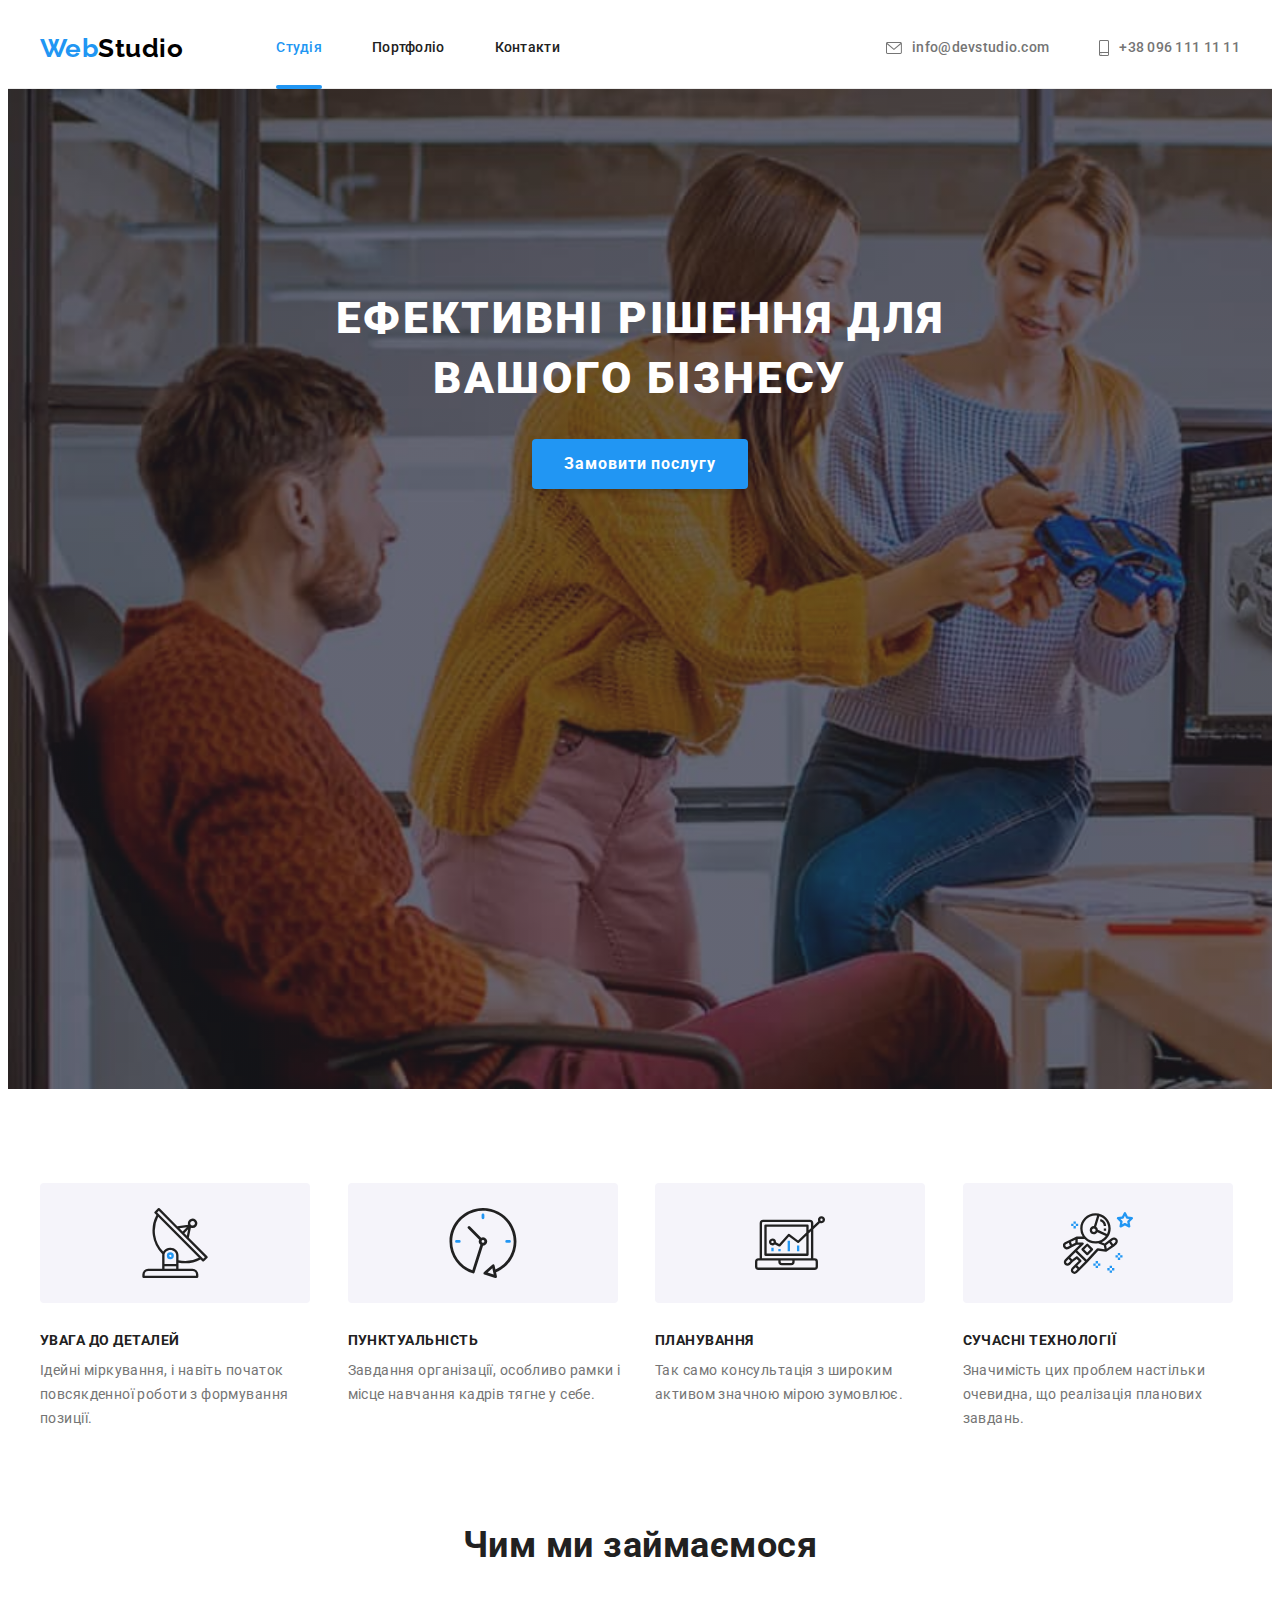
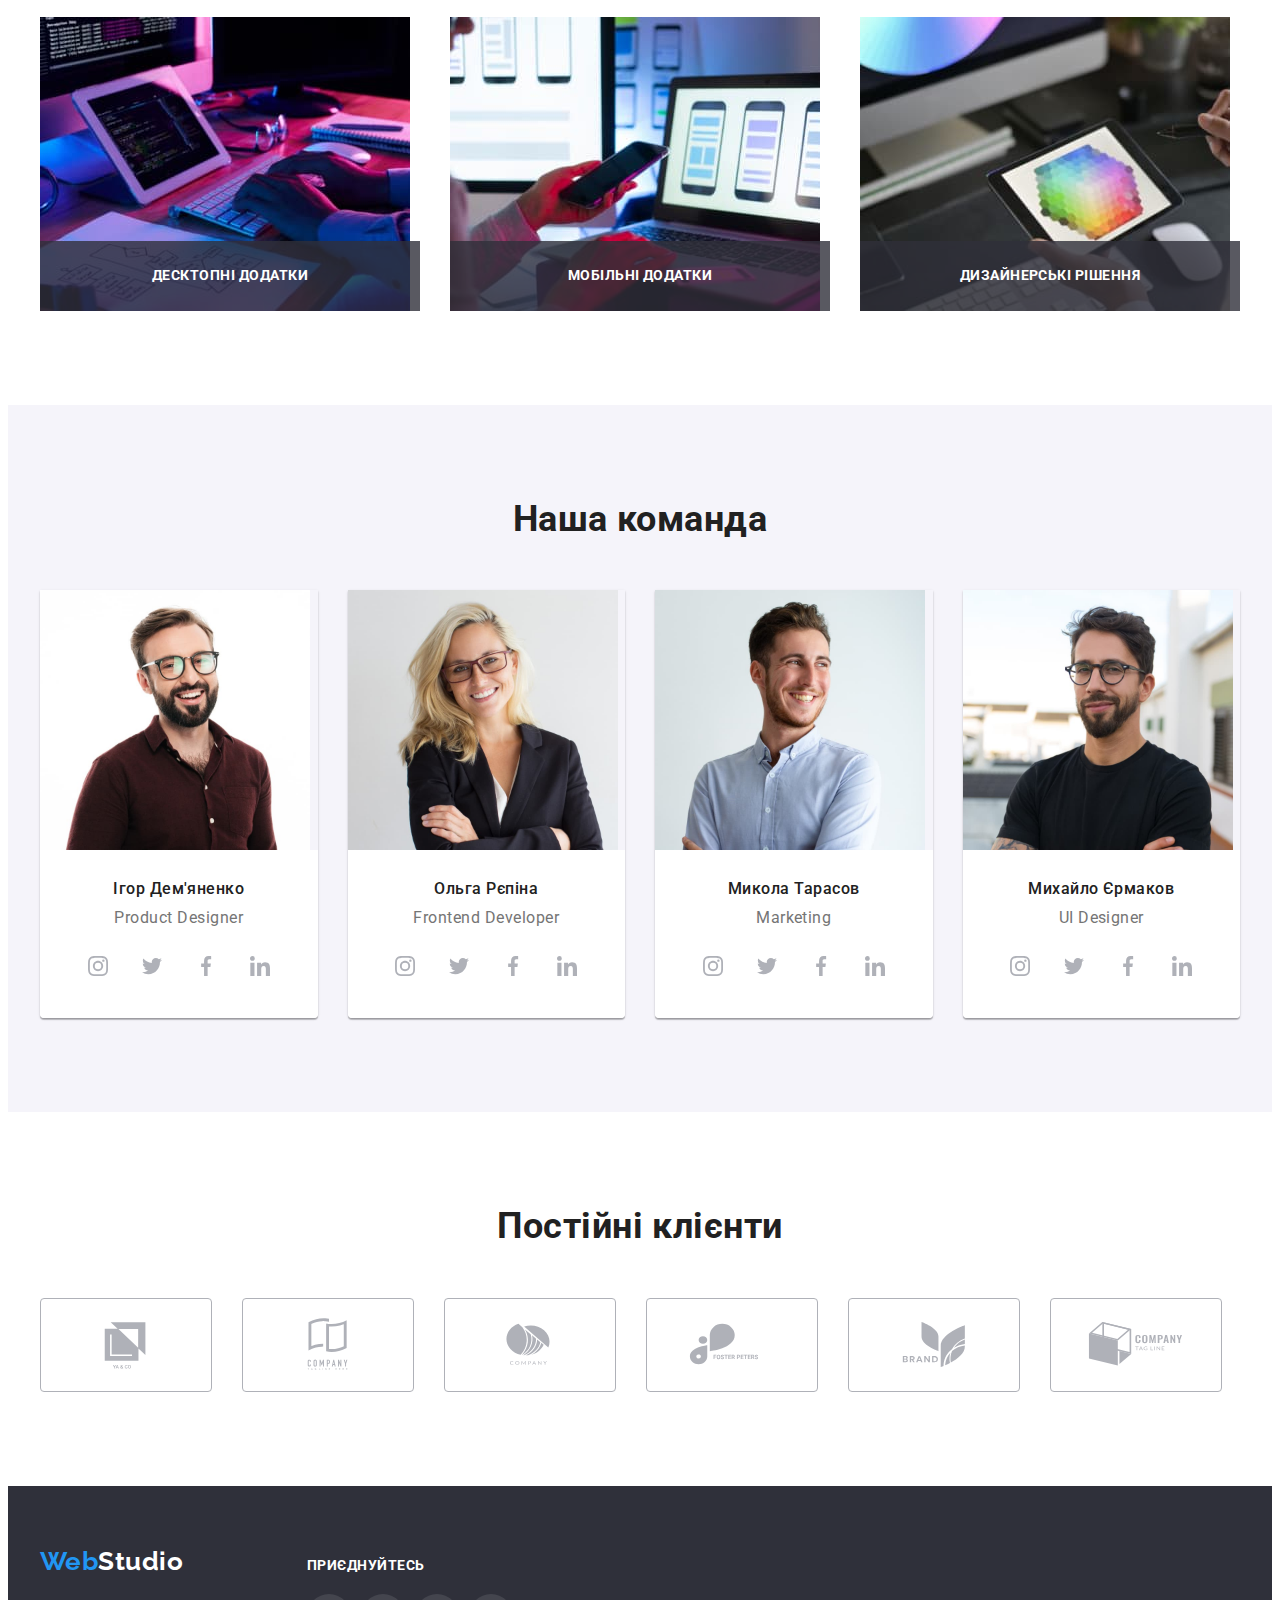
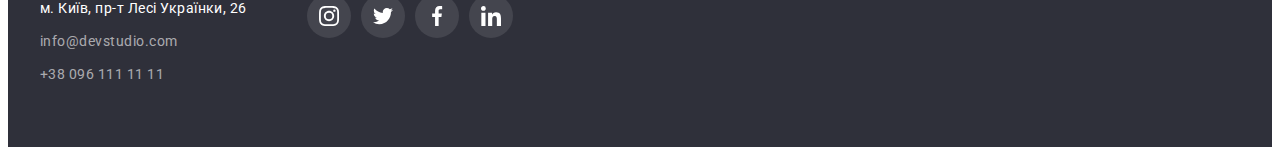
<file: index.html/index.html>
<!DOCTYPE html>
<html lang="uk">
  <head>
    <meta charset="UTF-8" />
    <meta http-equiv="X-UA-Compatible" content="IE=edge" />
    <meta name="viewport" content="width=device-width, initial-scale=1.0" />
    <title>Студія</title>
    <!--
      ШРИФТИ
    -->
    <link rel="preconnect" href="https://fonts.googleapis.com" />
    <link rel="preconnect" href="https://fonts.gstatic.com" crossorigin />
    <link
      href="https://fonts.googleapis.com/css2?family=Exo+2:wght@500&family=Montserrat:wght@400;700&family=Raleway:wght@700&family=Roboto:wght@400;500;700;900&display=swap"
      rel="stylesheet" />
    <!--
      НОРМАЛІЗАТОР
    -->
    <link
      rel="stylesheet"
      href="https://cdnjs.cloudflare.com/ajax/libs/modern-normalize/1.1.0/modern-normalize.min.css"
      integrity="sha512-wpPYUAdjBVSE4KJnH1VR1HeZfpl1ub8YT/NKx4PuQ5NmX2tKuGu6U/JRp5y+Y8XG2tV+wKQpNHVUX03MfMFn9Q=="
      crossorigin="anonymous"
      referrerpolicy="no-referrer" />
    <!--
      СТИЛІ
    -->
    <link rel="stylesheet" href="./css/styles.css" />
  </head>

  <body>
    <!-- HEADER з логотипом, навігацією та контактами -->
    <header class="header">
      <div class="header-container container">
        <nav class="header-nav">
          <a href="./index.html" class="logo link"
            ><span class="logo-web">Web</span>Studio</a
          >

          <ul class="site-nav list">
            <li>
              <a href="./index.html" class="site-nav-link link current"
                >Студія</a
              >
            </li>
            <li>
              <a href="./portfolio.html" class="site-nav-link link"
                >Портфоліо</a
              >
            </li>
            <li>
              <a href="" class="site-nav-link link">Контакти</a>
            </li>
          </ul>
        </nav>
        <ul class="header-contacts list">
          <li>
            <a
              href="mailto:info@devstudio.com"
              class="header-contacts-link link"
              ><svg class="contacts-link-icon" width="16" height="12">
                <use href="./images/icons.svg#envelope"></use>
              </svg>
              info@devstudio.com</a
            >
          </li>
          <li>
            <a href="tel:+380961111111" class="header-contacts-link link"
              ><svg class="contacts-link-icon" width="10" height="16">
                <use href="./images/icons.svg#smartphone"></use>
              </svg>
              +38 096 111 11 11</a
            >
          </li>
        </ul>
      </div>
    </header>

    <main>
      <!-- Герой -->
      <section class="hero section">
        <div class="hero-container container">
          <h1 class="hero-text">
            Ефективні рішення для <br />
            вашого бізнесу
          </h1>
          <button type="button" class="button primary" data-modal-open>
            Замовити послугу
          </button>
        </div>
      </section>

      <!--Corporate values-->
      <section class="section">
        <div class="container">
          <h2 class="section-header visually-hidden">Цінності</h2>
          <ul class="values-list list">
            <li class="values-item">
              <div class="values-icon-thumb">
                <svg class="values-icon" width="70" height="70">
                  <use href="./images/icons.svg#antenna"></use>
                </svg>
              </div>
              <h3 class="text-title values">УВАГА ДО ДЕТАЛЕЙ</h3>
              <p class="values-description">
                Ідейні міркування, і навіть початок повсякденної роботи з
                формування позиції.
              </p>
            </li>
            <li class="values-item">
              <div class="values-icon-thumb">
                <svg class="values-icon" width="70" height="70">
                  <use href="./images/icons.svg#clock"></use>
                </svg>
              </div>
              <h3 class="text-title values">ПУНКТУАЛЬНІСТЬ</h3>
              <p class="values-description">
                Завдання організації, особливо рамки і місце навчання кадрів
                тягне у себе.
              </p>
            </li>
            <li class="values-item">
              <div class="values-icon-thumb">
                <svg class="values-icon" width="70" height="70">
                  <use href="./images/icons.svg#diagram"></use>
                </svg>
              </div>
              <h3 class="text-title values">ПЛАНУВАННЯ</h3>
              <p class="values-description">
                Так само консультація з широким активом значною мірою зумовлює.
              </p>
            </li>
            <li class="values-item">
              <div class="values-icon-thumb">
                <svg class="values-icon" width="70" height="70">
                  <use href="./images/icons.svg#astronaut"></use>
                </svg>
              </div>
              <h3 class="text-title values">СУЧАСНІ ТЕХНОЛОГІЇ</h3>
              <p class="values-description">
                Значимість цих проблем настільки очевидна, що реалізація
                планових завдань.
              </p>
            </li>
          </ul>
        </div>
      </section>

      <!--What do we do?-->
      <section class="activity-section section">
        <div class="container">
          <h2 class="text-title activity">Чим ми займаємося</h2>

          <ul class="activity-list card-set list">
            <li class="card-set-item">
              <div class="activity-thumb">
                <img
                  src="./images/computer.jpg"
                  alt="руки набирають текст на клавіатурі"
                  width="370" />
                <div class="activity-text-box">
                  <p class="activity-text">Десктопні додатки</p>
                </div>
              </div>
            </li>
            <li class="card-set-item">
              <div class="activity-thumb">
                <img
                  src="./images/smartphone.jpg"
                  alt="жінка тримає в руках смартфон під час роботи за комп'ютером"
                  width="370" />
                <div class="activity-text-box">
                  <p class="activity-text">Мобільні додатки</p>
                </div>
              </div>
            </li>
            <li class="card-set-item">
              <div class="activity-thumb">
                <img
                  src="./images/tablet.jpg"
                  alt="планшет у руках"
                  width="370" />
                <div class="activity-text-box">
                  <p class="activity-text">Дизайнерські рішення</p>
                </div>
              </div>
            </li>
          </ul>
        </div>
      </section>

      <!--Our team-->
      <section class="team-section section">
        <div class="container">
          <h2 class="text-title team">Наша команда</h2>

          <ul class="team-list card-set list">
            <li class="card-set-item team-card">
              <img
                src="./images/product-designer-photo.jpg"
                alt="Ігор Дем'яненко Product Designer"
                width="270" />
              <div class="team-wrapper">
                <h3 class="text-title team-member">Ігор Дем'яненко</h3>
                <p class="position-description" lang="en">Product Designer</p>
                <ul class="socials list">
                  <li class="socials-item">
                    <a
                      href="https://www.instagram.com/"
                      class="socials-link link"
                      target="_blank"
                      rel="noopener noreferrer"
                      aria-label="Instagram icon"
                      ><svg class="socials-icon" width="20" height="20">
                        <use href="./images/icons.svg#instagram"></use>
                      </svg>
                    </a>
                  </li>
                  <li class="socials-item">
                    <a
                      href="https://twitter.com/"
                      class="socials-link link"
                      target="_blank"
                      rel="noopener noreferrer"
                      aria-label="Twitter icon"
                      ><svg class="socials-icon" width="20" height="20">
                        <use href="./images/icons.svg#twitter"></use>
                      </svg>
                    </a>
                  </li>
                  <li class="socials-item">
                    <a
                      href="https://www.facebook.com/"
                      class="socials-link link"
                      target="_blank"
                      rel="noopener noreferrer"
                      aria-label="Facebook icon"
                      ><svg class="socials-icon" width="20" height="20">
                        <use href="./images/icons.svg#facebook"></use>
                      </svg>
                    </a>
                  </li>
                  <li class="socials-item">
                    <a
                      href="https://www.linkedin.com/"
                      class="socials-link link"
                      target="_blank"
                      rel="noopener noreferrer"
                      aria-label="LinkedIn icon"
                      ><svg class="socials-icon" width="20" height="20">
                        <use href="./images/icons.svg#linkedin"></use>
                      </svg>
                    </a>
                  </li>
                </ul>
              </div>
            </li>
            <li class="card-set-item team-card">
              <img
                src="./images/frontenddev-photo.jpg"
                alt="Ольга Рєпіна Frontend Developer"
                width="270" />
              <div class="team-wrapper">
                <h3 class="text-title team-member">Ольга Рєпіна</h3>
                <p class="position-description" lang="en">Frontend Developer</p>
                <ul class="socials list">
                  <li class="socials-item">
                    <a
                      href="https://www.instagram.com/"
                      class="socials-link link"
                      target="_blank"
                      rel="noopener noreferrer"
                      aria-label="Instagram icon"
                      ><svg class="socials-icon" width="20" height="20">
                        <use href="./images/icons.svg#instagram"></use>
                      </svg>
                    </a>
                  </li>
                  <li class="socials-item">
                    <a
                      href="https://twitter.com/"
                      class="socials-link link"
                      target="_blank"
                      rel="noopener noreferrer"
                      aria-label="Twitter icon"
                      ><svg class="socials-icon" width="20" height="20">
                        <use href="./images/icons.svg#twitter"></use>
                      </svg>
                    </a>
                  </li>
                  <li class="socials-item">
                    <a
                      href="https://www.facebook.com/"
                      class="socials-link link"
                      target="_blank"
                      rel="noopener noreferrer"
                      aria-label="Facebook icon"
                      ><svg class="socials-icon" width="20" height="20">
                        <use href="./images/icons.svg#facebook"></use>
                      </svg>
                    </a>
                  </li>
                  <li class="socials-item">
                    <a
                      href="https://www.linkedin.com/"
                      class="socials-link link"
                      target="_blank"
                      rel="noopener noreferrer"
                      aria-label="LinkedIn icon"
                      ><svg class="socials-icon" width="20" height="20">
                        <use href="./images/icons.svg#linkedin"></use>
                      </svg>
                    </a>
                  </li>
                </ul>
              </div>
            </li>
            <li class="card-set-item team-card">
              <img
                src="./images/marketing-photo.jpg"
                alt="Микола Тарасов Marketing"
                width="270" />
              <div class="team-wrapper">
                <h3 class="text-title team-member">Микола Тарасов</h3>
                <p class="position-description" lang="en">Marketing</p>
                <ul class="socials list">
                  <li class="socials-item">
                    <a
                      href="https://www.instagram.com/"
                      class="socials-link link"
                      target="_blank"
                      rel="noopener noreferrer"
                      aria-label="Instagram icon"
                      ><svg class="socials-icon" width="20" height="20">
                        <use href="./images/icons.svg#instagram"></use>
                      </svg>
                    </a>
                  </li>
                  <li class="socials-item">
                    <a
                      href="https://twitter.com/"
                      class="socials-link link"
                      target="_blank"
                      rel="noopener noreferrer"
                      aria-label="Twitter icon"
                      ><svg class="socials-icon" width="20" height="20">
                        <use href="./images/icons.svg#twitter"></use>
                      </svg>
                    </a>
                  </li>
                  <li class="socials-item">
                    <a
                      href="https://www.facebook.com/"
                      class="socials-link link"
                      target="_blank"
                      rel="noopener noreferrer"
                      aria-label="Facebook icon"
                      ><svg class="socials-icon" width="20" height="20">
                        <use href="./images/icons.svg#facebook"></use>
                      </svg>
                    </a>
                  </li>
                  <li class="socials-item">
                    <a
                      href="https://www.linkedin.com/"
                      class="socials-link link"
                      target="_blank"
                      rel="noopener noreferrer"
                      aria-label="LinkedIn icon"
                      ><svg class="socials-icon" width="20" height="20">
                        <use href="./images/icons.svg#linkedin"></use>
                      </svg>
                    </a>
                  </li>
                </ul>
              </div>
            </li>
            <li class="card-set-item team-card">
              <img
                src="./images/uidesigner-photo.jpg"
                alt="Михайло Єрмаков UI Designer"
                width="270" />
              <div class="team-wrapper">
                <h3 class="text-title team-member">Михайло Єрмаков</h3>
                <p class="position-description" lang="en">UI Designer</p>
                <ul class="socials list">
                  <li class="socials-item">
                    <a
                      href="https://www.instagram.com/"
                      class="socials-link link"
                      target="_blank"
                      rel="noopener noreferrer"
                      aria-label="Instagram icon"
                      ><svg class="socials-icon" width="20" height="20">
                        <use href="./images/icons.svg#instagram"></use>
                      </svg>
                    </a>
                  </li>
                  <li class="socials-item">
                    <a
                      href="https://twitter.com/"
                      class="socials-link link"
                      target="_blank"
                      rel="noopener noreferrer"
                      aria-label="Twitter icon"
                      ><svg class="socials-icon" width="20" height="20">
                        <use href="./images/icons.svg#twitter"></use>
                      </svg>
                    </a>
                  </li>
                  <li class="socials-item">
                    <a
                      href="https://www.facebook.com/"
                      class="socials-link link"
                      target="_blank"
                      rel="noopener noreferrer"
                      aria-label="Facebook icon"
                      ><svg class="socials-icon" width="20" height="20">
                        <use href="./images/icons.svg#facebook"></use>
                      </svg>
                    </a>
                  </li>
                  <li class="socials-item">
                    <a
                      href="https://www.linkedin.com/"
                      class="socials-link link"
                      target="_blank"
                      rel="noopener noreferrer"
                      aria-label="LinkedIn icon"
                      ><svg class="socials-icon" width="20" height="20">
                        <use href="./images/icons.svg#linkedin"></use>
                      </svg>
                    </a>
                  </li>
                </ul>
              </div>
            </li>
          </ul>
        </div>
      </section>

      <!--Our clients-->
      <section class="clients-section section">
        <div class="container">
          <h2 class="text-title clients">Постійні клієнти</h2>

          <ul class="clients-list list">
            <li class="clients-list-item">
              <a
                href=""
                class="clients-link link"
                target="_blank"
                rel="noopener noreferrer"
                aria-label="Client`s icon 1"
                ><svg class="clients-icon" width="106" height="60">
                  <use href="./images/icons.svg#logo1"></use>
                </svg>
              </a>
            </li>
            <li class="clients-list-item">
              <a
                href=""
                class="clients-link link"
                target="_blank"
                rel="noopener noreferrer"
                aria-label="Client`s icon 2"
                ><svg class="clients-icon" width="106" height="60">
                  <use href="./images/icons.svg#logo2"></use>
                </svg>
              </a>
            </li>
            <li class="clients-list-item">
              <a
                href=""
                class="clients-link link"
                target="_blank"
                rel="noopener noreferrer"
                aria-label="Client`s icon 3"
                ><svg class="clients-icon" width="106" height="60">
                  <use href="./images/icons.svg#logo3"></use>
                </svg>
              </a>
            </li>
            <li class="clients-list-item">
              <a
                href=""
                class="clients-link link"
                target="_blank"
                rel="noopener noreferrer"
                aria-label="Client`s icon 4"
                ><svg class="clients-icon" width="106" height="60">
                  <use href="./images/icons.svg#logo4"></use>
                </svg>
              </a>
            </li>
            <li class="clients-list-item">
              <a
                href=""
                class="clients-link link"
                target="_blank"
                rel="noopener noreferrer"
                aria-label="Client`s icon 5"
                ><svg class="clients-icon" width="106" height="60">
                  <use href="./images/icons.svg#logo5"></use>
                </svg>
              </a>
            </li>
            <li class="clients-list-item">
              <a
                href=""
                class="clients-link link"
                target="_blank"
                rel="noopener noreferrer"
                aria-label="Client`s icon 6"
                ><svg class="clients-icon" width="106" height="60">
                  <use href="./images/icons.svg#logo6"></use>
                </svg>
              </a>
            </li>
          </ul>
        </div>
      </section>
    </main>

    <footer class="footer">
      <div class="footer-container container">
        <div class="address-container">
          <a href="./index.html" class="footer-logo link"
            ><span class="footer-logo-web">Web</span>Studio</a
          >
          <address class="address">
            <a
              href="https://goo.gl/maps/S5SDA6FESSRb1srA7"
              class="post-address link"
              target="_blank"
              rel="noopener noreferrer"
              >м. Київ, пр-т Лесі Українки, 26</a
            >
            <ul class="footer-contacts list">
              <li class="footer-contacts-item">
                <a
                  href="mailto:info@devstudio.com"
                  class="footer-contacts-link link"
                  >info@devstudio.com</a
                >
              </li>
              <li class="footer-contacts-item">
                <a href="tel:+380961111111" class="footer-contacts-link link"
                  >+38 096 111 11 11</a
                >
              </li>
            </ul>
          </address>
        </div>
        <div class="footer-socials-container">
          <p class="ftr-socials-title">ПРИЄДНУЙТЕСЬ</p>
          <ul class="socials list">
            <li class="socials-item">
              <a
                href="https://www.instagram.com/"
                class="ftr-socials-link link"
                target="_blank"
                rel="noopener noreferrer"
                aria-label="Instagram icon"
                ><svg class="ftr-socials-icon" width="20" height="20">
                  <use href="./images/icons.svg#instagram"></use>
                </svg>
              </a>
            </li>
            <li class="socials-item">
              <a
                href="https://twitter.com/"
                class="ftr-socials-link link"
                target="_blank"
                rel="noopener noreferrer"
                aria-label="Twitter icon"
                ><svg class="ftr-socials-icon" width="20" height="20">
                  <use href="./images/icons.svg#twitter"></use>
                </svg>
              </a>
            </li>
            <li class="socials-item">
              <a
                href="https://www.facebook.com/"
                class="ftr-socials-link link"
                target="_blank"
                rel="noopener noreferrer"
                aria-label="Facebook icon"
                ><svg class="ftr-socials-icon" width="20" height="20">
                  <use href="./images/icons.svg#facebook"></use>
                </svg>
              </a>
            </li>
            <li class="socials-item">
              <a
                href="https://www.linkedin.com/"
                class="ftr-socials-link link"
                target="_blank"
                rel="noopener noreferrer"
                aria-label="LinkedIn icon"
                ><svg class="ftr-socials-icon" width="20" height="20">
                  <use href="./images/icons.svg#linkedin"></use>
                </svg>
              </a>
            </li>
          </ul>
        </div>
      </div>
    </footer>

    <!--Modal-->
    <div class="backdrop is-hidden" data-modal>
      <div class="modal">
        <button class="modal-btn" data-modal-close>
          <svg class="modal-icon" width="11" height="11">
            <use href="./images/icons.svg#close-icon"></use>
          </svg>
        </button>
      </div>
    </div>

    <script src="./js/modal.js"></script>
  </body>
</html>
</file>
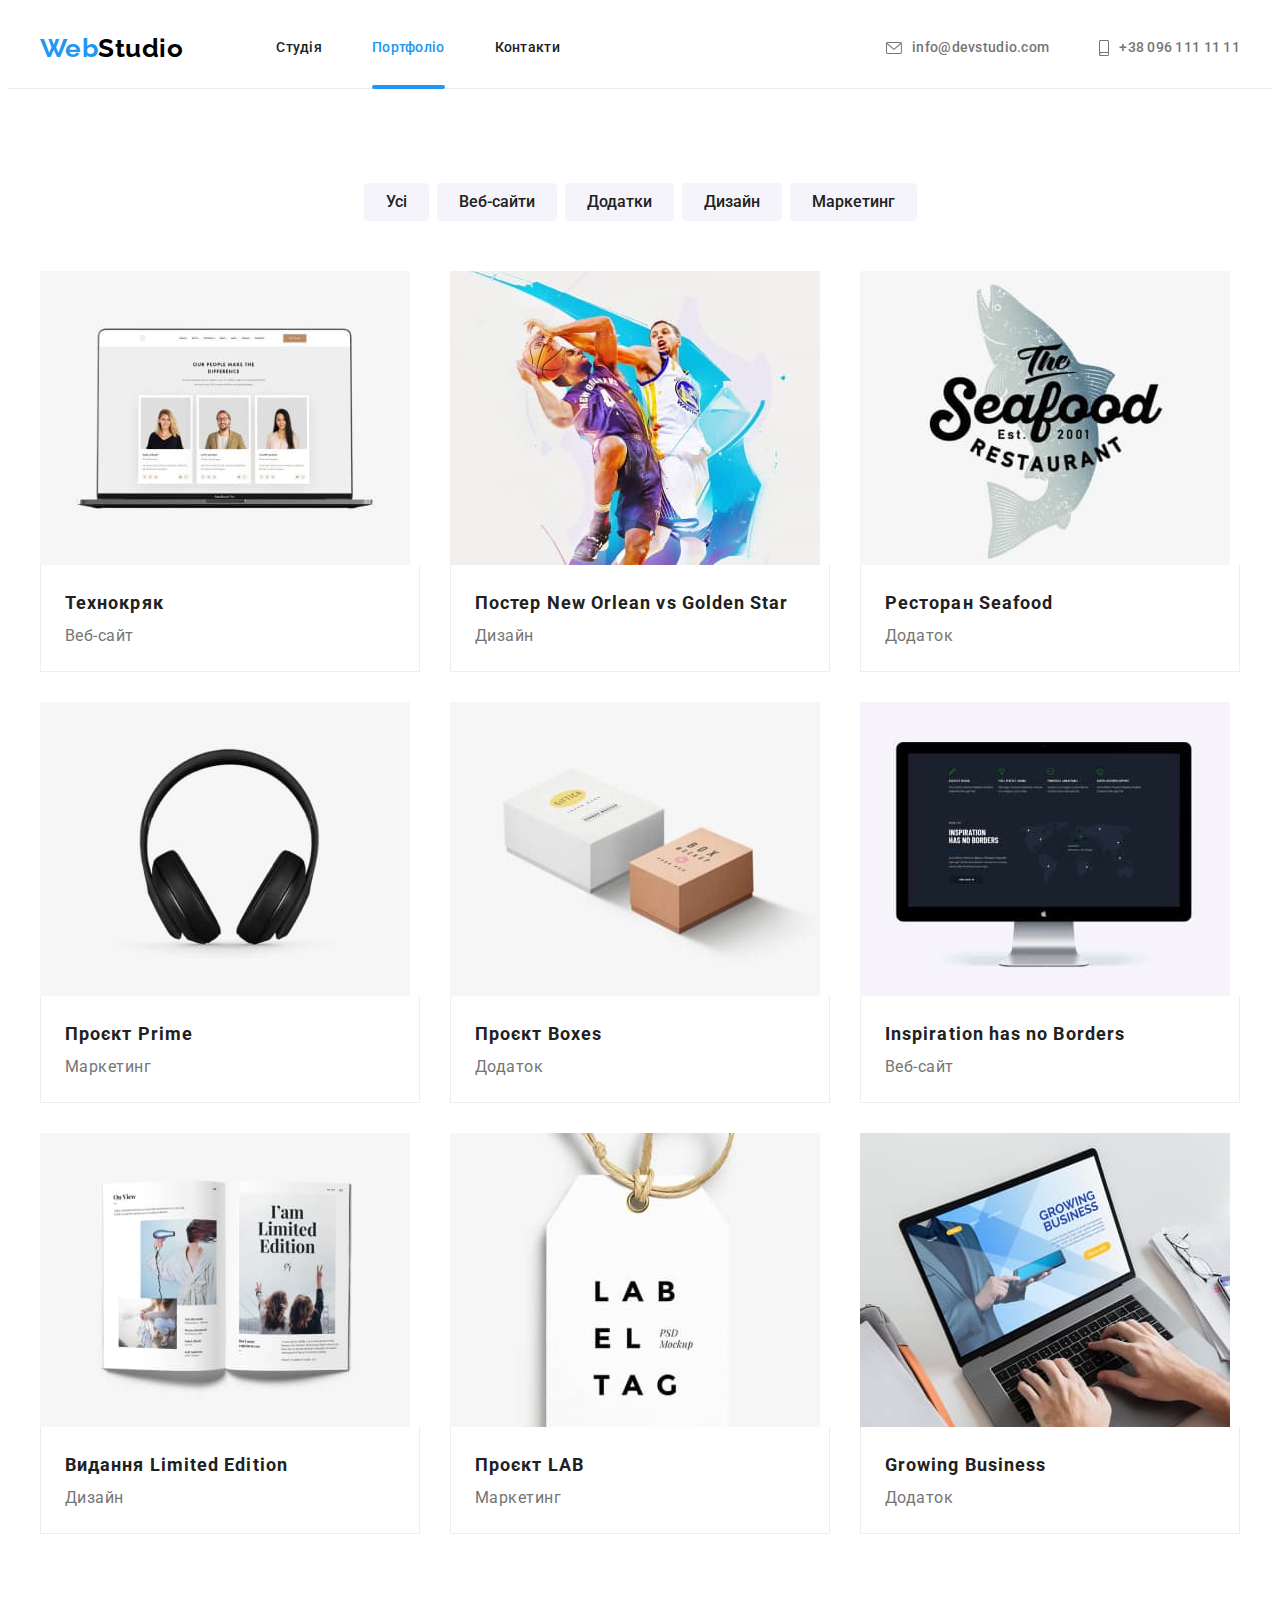
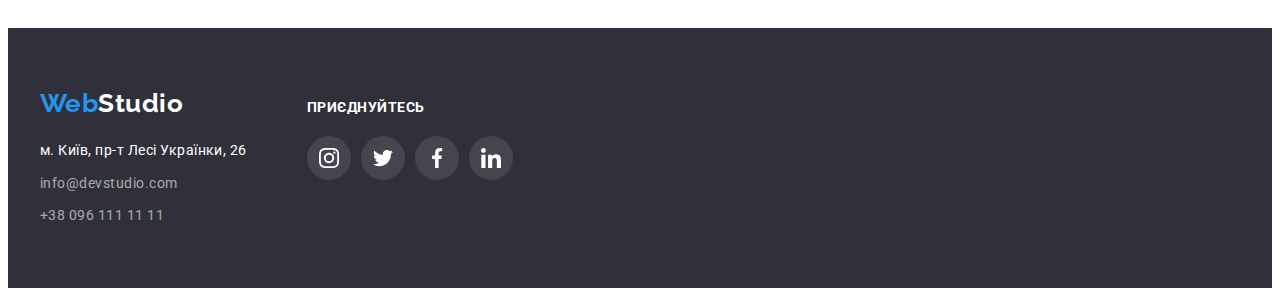
<file: index.html/portfolio.html>
<!DOCTYPE html>
<html lang="uk">
  <head>
    <meta charset="UTF-8" />
    <meta http-equiv="X-UA-Compatible" content="IE=edge" />
    <meta name="viewport" content="width=device-width, initial-scale=1.0" />
    <title>Портфоліо</title>
    <!--
      ШРИФТИ
    -->
    <link rel="preconnect" href="https://fonts.googleapis.com" />
    <link rel="preconnect" href="https://fonts.gstatic.com" crossorigin />
    <link
      href="https://fonts.googleapis.com/css2?family=Exo+2:wght@500&family=Montserrat:wght@400;700&family=Raleway:wght@700&family=Roboto:wght@400;500;700;900&display=swap"
      rel="stylesheet" />
    <!--
      НОРМАЛІЗАТОР
    -->
    <link
      rel="stylesheet"
      href="https://cdnjs.cloudflare.com/ajax/libs/modern-normalize/1.1.0/modern-normalize.min.css"
      integrity="sha512-wpPYUAdjBVSE4KJnH1VR1HeZfpl1ub8YT/NKx4PuQ5NmX2tKuGu6U/JRp5y+Y8XG2tV+wKQpNHVUX03MfMFn9Q=="
      crossorigin="anonymous"
      referrerpolicy="no-referrer" />
    <!--
      СТИЛІ
    -->
    <link rel="stylesheet" href="./css/styles.css" />
  </head>

  <body>
    <!-- HEADER з логотипом, навігацією та контактами -->
    <header class="header">
      <div class="header-container container">
        <nav class="header-nav">
          <a href="./index.html" class="logo link"
            ><span class="logo-web">Web</span>Studio</a
          >

          <ul class="site-nav list">
            <li>
              <a href="./index.html" class="site-nav-link link">Студія</a>
            </li>
            <li>
              <a href="./portfolio.html" class="site-nav-link link current"
                >Портфоліо</a
              >
            </li>
            <li>
              <a href="" class="site-nav-link link">Контакти</a>
            </li>
          </ul>
        </nav>
        <ul class="header-contacts list">
          <li>
            <a
              href="mailto:info@devstudio.com"
              class="header-contacts-link link"
              ><svg class="contacts-link-icon" width="16" height="12">
                <use href="./images/icons.svg#envelope"></use>
              </svg>
              info@devstudio.com</a
            >
          </li>
          <li>
            <a href="tel:+380961111111" class="header-contacts-link link"
              ><svg class="contacts-link-icon" width="10" height="16">
                <use href="./images/icons.svg#smartphone"></use>
              </svg>
              +38 096 111 11 11</a
            >
          </li>
        </ul>
      </div>
    </header>

    <main>
      <section class="section">
        <div class="container">
          <h1 class="section-header visually-hidden">Проекти</h1>

          <!-- FILTERS -->

          <ul class="filters list">
            <li class="filters-item">
              <button type="button" class="filters-btn">Усі</button>
            </li>
            <li class="filters-item">
              <button type="button" class="filters-btn">Веб-сайти</button>
            </li>
            <li class="filters-item">
              <button type="button" class="filters-btn">Додатки</button>
            </li>
            <li class="filters-item">
              <button type="button" class="filters-btn">Дизайн</button>
            </li>
            <li class="filters-item">
              <button type="button" class="filters-btn">Маркетинг</button>
            </li>
          </ul>

          <!-- PROJECTS -->
          <ul class="projects list card-set">
            <li class="card-set-item projects-item">
              <a href="" class="link" rel="noopener noreferrer">
                <div class="projects-thumb">
                  <img
                    src="./images/tech-website.jpg"
                    alt="ноутбук з відкритою веб-сторінкою"
                    width="370" />
                  <div class="overlay">
                    <p class="overlay-text">
                      Ресурс пропонує комплексні пропозиції з різним рівнем
                      функціоналу та сервісів. Все це дозволить відвідувачу
                      отримати вичерпні відомості про компанію чи приватну
                      особу.
                    </p>
                  </div>
                </div>
                <div class="project-wrapper">
                  <h2 class="projects-title">Технокряк</h2>
                  <p class="projects-description">Веб-сайт</p>
                </div>
              </a>
            </li>
            <li class="card-set-item projects-item">
              <a href="" class="link" rel="noopener noreferrer">
                <div class="projects-thumb">
                  <img
                    src="./images/poster.jpg"
                    alt="баскетболісти"
                    width="370" />
                  <div class="overlay">
                    <p class="overlay-text">
                      Ресурс пропонує комплексні пропозиції з різним рівнем
                      функціоналу та сервісів. Все це дозволить відвідувачу
                      отримати вичерпні відомості про компанію чи приватну
                      особу.
                    </p>
                  </div>
                </div>
                <div class="project-wrapper">
                  <h2 class="projects-title">
                    Постер <span lang="en">New Orlean vs Golden Star</span>
                  </h2>
                  <p class="projects-description">Дизайн</p>
                </div>
              </a>
            </li>
            <li class="card-set-item projects-item">
              <a href="" class="link" rel="noopener noreferrer">
                <div class="projects-thumb">
                  <img
                    src="./images/seafood.jpg"
                    alt="логотип ресторану"
                    width="370" />
                  <div class="overlay">
                    <p class="overlay-text">
                      Ресурс пропонує комплексні пропозиції з різним рівнем
                      функціоналу та сервісів. Все це дозволить відвідувачу
                      отримати вичерпні відомості про компанію чи приватну
                      особу.
                    </p>
                  </div>
                </div>
                <div class="project-wrapper">
                  <h2 class="projects-title">
                    Ресторан <span lang="en">Seafood</span>
                  </h2>
                  <p class="projects-description">Додаток</p>
                </div>
              </a>
            </li>
            <li class="card-set-item projects-item">
              <a href="" class="link" rel="noopener noreferrer">
                <div class="projects-thumb">
                  <img src="./images/prime.jpg" alt="навушники" width="370" />
                  <div class="overlay">
                    <p class="overlay-text">
                      Ресурс пропонує комплексні пропозиції з різним рівнем
                      функціоналу та сервісів. Все це дозволить відвідувачу
                      отримати вичерпні відомості про компанію чи приватну
                      особу.
                    </p>
                  </div>
                </div>
                <div class="project-wrapper">
                  <h2 class="projects-title">
                    Проєкт <span lang="en">Prime</span>
                  </h2>
                  <p class="projects-description">Маркетинг</p>
                </div>
              </a>
            </li>
            <li class="card-set-item projects-item">
              <a href="" class="link" rel="noopener noreferrer">
                <div class="projects-thumb">
                  <img src="./images/boxes.jpg" alt="коробки" width="370" />
                  <div class="overlay">
                    <p class="overlay-text">
                      Ресурс пропонує комплексні пропозиції з різним рівнем
                      функціоналу та сервісів. Все це дозволить відвідувачу
                      отримати вичерпні відомості про компанію чи приватну
                      особу.
                    </p>
                  </div>
                </div>
                <div class="project-wrapper">
                  <h2 class="projects-title">
                    Проєкт <span lang="en">Boxes</span>
                  </h2>
                  <p class="projects-description">Додаток</p>
                </div>
              </a>
            </li>
            <li class="card-set-item projects-item">
              <a href="" class="link" rel="noopener noreferrer">
                <div class="projects-thumb">
                  <img
                    src="./images/inspiration.jpg"
                    alt="веб-сторінка відкрита на моніторі"
                    width="370" />
                  <div class="overlay">
                    <p class="overlay-text">
                      Ресурс пропонує комплексні пропозиції з різним рівнем
                      функціоналу та сервісів. Все це дозволить відвідувачу
                      отримати вичерпні відомості про компанію чи приватну
                      особу.
                    </p>
                  </div>
                </div>
                <div class="project-wrapper">
                  <h2 class="projects-title" lang="en">
                    Inspiration has no Borders
                  </h2>
                  <p class="projects-description">Веб-сайт</p>
                </div>
              </a>
            </li>
            <li class="card-set-item projects-item">
              <a href="" class="link" rel="noopener noreferrer">
                <div class="projects-thumb">
                  <img
                    src="./images/ltd-edition.jpg"
                    alt="глянцевий журнал"
                    width="370" />
                  <div class="overlay">
                    <p class="overlay-text">
                      Ресурс пропонує комплексні пропозиції з різним рівнем
                      функціоналу та сервісів. Все це дозволить відвідувачу
                      отримати вичерпні відомості про компанію чи приватну
                      особу.
                    </p>
                  </div>
                </div>
                <div class="project-wrapper">
                  <h2 class="projects-title">
                    Видання <span lang="en">Limited Edition</span>
                  </h2>
                  <p class="projects-description">Дизайн</p>
                </div>
              </a>
            </li>
            <li class="card-set-item projects-item">
              <a href="" class="link" rel="noopener noreferrer">
                <div class="projects-thumb">
                  <img
                    src="./images/lab.jpg"
                    alt="бірка з брендом"
                    width="370" />
                  <div class="overlay">
                    <p class="overlay-text">
                      Ресурс пропонує комплексні пропозиції з різним рівнем
                      функціоналу та сервісів. Все це дозволить відвідувачу
                      отримати вичерпні відомості про компанію чи приватну
                      особу.
                    </p>
                  </div>
                </div>
                <div class="project-wrapper">
                  <h2 class="projects-title">
                    Проєкт <span lang="en">LAB</span>
                  </h2>
                  <p class="projects-description">Маркетинг</p>
                </div>
              </a>
            </li>
            <li class="card-set-item projects-item">
              <a href="" class="link" rel="noopener noreferrer">
                <div class="projects-thumb">
                  <img
                    src="./images/grow-business.jpg"
                    alt="руки працюють на ноутбуці"
                    width="370" />
                  <div class="overlay">
                    <p class="overlay-text">
                      Ресурс пропонує комплексні пропозиції з різним рівнем
                      функціоналу та сервісів. Все це дозволить відвідувачу
                      отримати вичерпні відомості про компанію чи приватну
                      особу.
                    </p>
                  </div>
                </div>
                <div class="project-wrapper">
                  <h2 class="projects-title" lang="en">Growing Business</h2>
                  <p class="projects-description">Додаток</p>
                </div>
              </a>
            </li>
          </ul>
        </div>
      </section>
    </main>

    <!-- FOOTER-->
    <footer class="footer">
      <div class="footer-container container">
        <div class="address-container">
          <a href="./index.html" class="footer-logo link"
            ><span class="footer-logo-web">Web</span>Studio</a
          >
          <address class="address">
            <a
              href="https://goo.gl/maps/S5SDA6FESSRb1srA7"
              class="post-address link"
              target="_blank"
              rel="noopener noreferrer"
              >м. Київ, пр-т Лесі Українки, 26</a
            >
            <ul class="footer-contacts list">
              <li class="footer-contacts-item">
                <a
                  href="mailto:info@devstudio.com"
                  class="footer-contacts-link link"
                  >info@devstudio.com</a
                >
              </li>
              <li class="footer-contacts-item">
                <a href="tel:+380961111111" class="footer-contacts-link link"
                  >+38 096 111 11 11</a
                >
              </li>
            </ul>
          </address>
        </div>
        <div class="footer-socials-container">
          <p class="ftr-socials-title">ПРИЄДНУЙТЕСЬ</p>
          <ul class="socials list">
            <li class="socials-item">
              <a
                href="https://www.instagram.com/"
                class="ftr-socials-link link"
                target="_blank"
                rel="noopener noreferrer"
                aria-label="Instagram icon"
                ><svg class="ftr-socials-icon" width="20" height="20">
                  <use href="./images/icons.svg#instagram"></use>
                </svg>
              </a>
            </li>
            <li class="socials-item">
              <a
                href="https://twitter.com/"
                class="ftr-socials-link link"
                target="_blank"
                rel="noopener noreferrer"
                aria-label="Twitter icon"
                ><svg class="ftr-socials-icon" width="20" height="20">
                  <use href="./images/icons.svg#twitter"></use>
                </svg>
              </a>
            </li>
            <li class="socials-item">
              <a
                href="https://www.facebook.com/"
                class="ftr-socials-link link"
                target="_blank"
                rel="noopener noreferrer"
                aria-label="Facebook icon"
                ><svg class="ftr-socials-icon" width="20" height="20">
                  <use href="./images/icons.svg#facebook"></use>
                </svg>
              </a>
            </li>
            <li class="socials-item">
              <a
                href="https://www.linkedin.com/"
                class="ftr-socials-link link"
                target="_blank"
                rel="noopener noreferrer"
                aria-label="LinkedIn icon"
                ><svg class="ftr-socials-icon" width="20" height="20">
                  <use href="./images/icons.svg#linkedin"></use>
                </svg>
              </a>
            </li>
          </ul>
        </div>
      </div>
    </footer>
  </body>
</html>
</file>
<file: index.html/css/styles.css>
/* GENERAL STYLES */

:root {
  --primary-text-color: #757575;
  --title-text-color: #212121;
  --accent-color: #2196f3;
  --primary-logo-color: #000000;
  --primary-white-color: #ffffff;
  --secondary-bg-color: #f5f4fa;
  --section-bg-color: #2f303a;
  --socials-link-color: #afb1b8;
  --footer-contacts-color: rgba(255, 255, 255, 0.6);
  --footer-socials-link-bg: rgba(255, 255, 255, 0.1);
  --indent: 30px;
  --items: 3;
  --timing-function: cubic-bezier(0.4, 0, 0.2, 1);
}

body {
  background-color: #ffffff;
  color: #757575;

  font-family: Roboto, Verdana, sans-serif;
  letter-spacing: 0.03em;
}

/* 
===============
RESET 
===============
*/

h1,
h2,
h3,
h4,
h5,
h6,
p {
  margin: 0;
}

.link {
  text-decoration: none;
  color: currentColor;
}

.list {
  list-style: none;
  margin: 0;
  padding: 0;
}

img {
  display: block;
  max-width: 100%;
  height: auto;
}

/* reset end */

.section {
  padding-top: 94px;
  padding-bottom: 94px;

  /* outline: 2px solid blue; */
}

.container {
  width: 1200px;
  padding-right: 15px;
  padding-left: 15px;
  margin-left: auto;
  margin-right: auto;

  /* outline: 2px solid red; */
}

/*  
==========
CARD SET
========== 
*/

.card-set {
  display: flex;
  flex-wrap: wrap;
  gap: var(--indent);
}

.card-set-item {
  flex-basis: calc(
    (100% - var(--indent) * (var(--items) - 1)) / (var(--items))
  );
}

/*  
==========
HEADER
========== 
*/

.header {
  border-bottom: 1px solid #ececec;
}

.header-container {
  display: flex;
  align-items: center;
}

.header-nav {
  display: flex;
  align-items: center;
}

.logo {
  color: var(--primary-logo-color);
  font-family: "Raleway";
  font-weight: 700;
  font-size: 26px;
  line-height: 1.19;
  margin-right: 93px;
}

.logo-web {
  color: var(--accent-color);
}

.site-nav {
  display: flex;
  align-items: center;
  gap: 50px;
}

.site-nav-link {
  color: var(--title-text-color);
}

.site-nav-link,
.header-contacts-link {
  display: block;
  padding: 32px 0;

  font-weight: 500;
  font-size: 14px;
  line-height: 1.14;
  letter-spacing: 0.02em;

  transition: color 250ms var(--timing-function);
}

.site-nav-link.current,
.site-nav-link:hover,
.site-nav-link:focus,
.header-contacts-link:hover,
.header-contacts-link:focus,
.footer-contacts-link:hover,
.footer-contacts-link:focus {
  color: var(--accent-color);
}

.site-nav-link {
  position: relative;
}

.site-nav-link::after {
  content: "";
  display: inline-block;

  position: absolute;
  bottom: -1px;
  left: 0;

  width: 100%;
  height: 4px;
  border-radius: 2px;

  opacity: 0;
  transform: scaleX(0.4);

  transition: transform 250ms var(--timing-function),
    opacity 250ms var(--timing-function);

  background-color: var(--accent-color);
}

.site-nav-link:hover::after,
.site-nav-link:focus::after {
  content: "";
  display: inline-block;

  position: absolute;
  bottom: -1px;
  left: 0;

  width: 100%;
  height: 4px;
  border-radius: 2px;

  opacity: 1;
  transform: scaleX(1);

  background-color: var(--accent-color);
}

.site-nav-link.current::after {
  content: "";
  display: inline-block;

  position: absolute;
  bottom: -1px;
  left: 0;

  width: 100%;
  height: 4px;
  border-radius: 2px;

  opacity: 1;
  transform: scaleX(1);

  background-color: var(--accent-color);
}

.header-contacts {
  display: flex;
  align-items: center;
  margin-left: auto;
  gap: 50px;
}

.header-contacts-link {
  display: flex;
  align-items: center;
  gap: 10px;

  color: var(--primary-text-color);
}

.contacts-link-icon {
  fill: currentColor;
}

/* 
==============
HERO SECTION 
==============
*/

.hero {
  max-width: 1600px;
  height: 600px;
  background-color: #c4c4c4;
  background-image: linear-gradient(
      rgba(47, 48, 58, 0.4),
      rgba(47, 48, 58, 0.4)
    ),
    url(../images/hero-bg.jpg);
  background-repeat: no-repeat;
  background-size: cover;
}

.hero.section {
  padding: 200px 0;
  margin: 0 auto;
}

.hero-text {
  display: block;
  margin-bottom: 30px;

  color: var(--primary-white-color);
  font-style: normal;
  font-weight: 900;
  font-size: 44px;
  line-height: 1.36;
  text-align: center;
  letter-spacing: 0.06em;
  text-transform: uppercase;
}

.button.primary {
  display: block;
  margin: 0 auto;
  padding: 10px 32px;
  min-width: 216px;

  background-color: var(--accent-color);
  color: var(--primary-white-color);
  font-family: Roboto;
  font-style: normal;
  font-weight: 700;
  font-size: 16px;
  line-height: 1.87;
  letter-spacing: 0.06em;
  border-radius: 4px;
  border-style: none;
  box-shadow: 0px 4px 4px rgba(0, 0, 0, 0.15);
}

.button.primary:hover,
.button.primary:focus {
  cursor: pointer;
}

/* 
==================
CORPORATE VALUES 
==================
*/

.visually-hidden {
  position: absolute;
  white-space: nowrap;
  width: 1px;
  height: 1px;
  overflow: hidden;
  border: 0;
  padding: 0;
  clip: rect(0 0 0 0);
  clip-path: inset(50%);
  margin: -1px;
}

.values-icon-thumb {
  display: flex;
  align-items: center;
  justify-content: center;

  width: 270px;
  height: 120px;
  margin-bottom: 30px;

  background-color: var(--secondary-bg-color);
  border-radius: 4px;
}

.values-list {
  display: flex;
  flex-wrap: wrap;
  --items: 4;
  gap: var(--indent);
}

.values-item {
  flex-basis: calc(
    (100% - var(--indent) * (var(--items) - 1)) / (var(--items))
  );
}

.text-title {
  color: var(--title-text-color);
}

.text-title.values {
  margin-bottom: 10px;

  font-weight: 700;
  font-size: 14px;
  line-height: 1.14;
  text-transform: uppercase;
}

.values-description {
  font-size: 14px;
  line-height: 1.71;
  letter-spacing: 0.03em;
}

/* 
=======================
What do we do? SECTION
=======================
*/

.activity-section {
  padding-top: 0;
  padding-bottom: 94px;
}

.text-title.activity {
  margin-bottom: 50px;

  font-weight: 700;
  font-size: 36px;
  line-height: 1.16;
  text-align: center;
}

.activity-thumb {
  position: relative;
}

.activity-text-box {
  display: flex;
  justify-content: center;
  align-items: center;

  position: absolute;
  bottom: 0;
  left: 0;

  width: 100%;
  min-height: 70px;

  background-color: rgba(47, 48, 58, 0.8);
}

.activity-text {
  font-weight: 700;
  font-size: 14px;
  line-height: 1.14px;
  text-align: center;
  text-transform: uppercase;
  color: var(--primary-white-color);
}

/* 
=======================
OUR TEAM SECTION 
=======================
*/

.team-section {
  background-color: var(--secondary-bg-color);
}

.team-card {
  box-shadow: 0px 1px 3px rgba(0, 0, 0, 0.12), 0px 1px 1px rgba(0, 0, 0, 0.14),
    0px 2px 1px rgba(0, 0, 0, 0.2);
  border-radius: 0px 0px 4px 4px;
}

.text-title.team {
  margin-bottom: 50px;

  font-weight: 700;
  font-size: 36px;
  line-height: 1.16;
  text-align: center;
}

.team-list {
  --items: 4;
}

.team-wrapper {
  padding: 30px 0;
  border-radius: 0px 0px 4px 4px;

  background-color: var(--primary-white-color);
}

.text-title.team-member {
  margin-bottom: 10px;

  font-weight: 500;
  font-size: 16px;
  line-height: 1.18;
  text-align: center;
}

.position-description {
  margin-bottom: 16px;

  font-size: 16px;
  line-height: 1.18;
  text-align: center;
}

.socials {
  display: flex;
  justify-content: center;
  align-items: center;
  gap: 10px;
}

.socials-link {
  display: flex;
  justify-content: center;
  align-items: center;
  width: 44px;
  height: 44px;
  border-radius: 50%;

  background-color: var(--primary-white-color);

  transition: background-color 250ms var(--timing-function);
}

.socials-link:hover,
.socials-link:focus {
  background-color: var(--accent-color);
}

.socials-icon {
  fill: var(--socials-link-color);

  transition: fill 250ms var(--timing-function);
}

.socials-link:hover > .socials-icon {
  fill: var(--primary-white-color);
}

.socials-link:focus > .socials-icon {
  fill: var(--primary-white-color);
}

/* 
=======================
OUR CLIENT`S SECTION 
=======================
*/

.text-title.clients {
  margin-bottom: 50px;

  font-weight: 700;
  font-size: 36px;
  line-height: 1.16;
  text-align: center;
}

.clients-list {
  display: flex;
  flex-wrap: wrap;
  gap: var(--indent);
  --items: 6;
}

.clients-link {
  display: flex;
  justify-content: center;
  align-items: center;
  flex-basis: calc(
    (100% - var(--indent) * (var(--items) - 1)) / (var(--items))
  );
  min-width: 170px;
  height: 92px;

  border: 1px solid #afb1b8;
  border-radius: 4px;

  transition: border 250ms var(--timing-function);
}

.clients-icon {
  fill: var(--socials-link-color);

  transition: fill 250ms var(--timing-function);
}

.clients-link:hover,
.clients-link:focus {
  color: var(--accent-color);
  border: 1px solid var(--accent-color);
}

.clients-link:hover > .clients-icon {
  fill: var(--accent-color);
}

.clients-link:focus > .clients-icon {
  fill: var(--accent-color);
}

/* 
======================
PORTFOLIO STYLES
======================
*/

.filters.list {
  display: flex;
  justify-content: center;
  gap: 8px;
  margin-bottom: 50px;
}

.filters-btn {
  padding: 6px 22px;

  background-color: var(--secondary-bg-color);
  color: var(--title-text-color);
  font-family: inherit;
  font-style: inherit;
  font-weight: 500;
  font-size: 16px;
  line-height: 1.62;
  text-align: center;
  border-style: none;
  border-radius: 4px;
  box-shadow: none;

  transition: background-color 250ms var(--timing-function),
    color 250ms var(--timing-function), box-shadow 250ms var(--timing-function);
}

.filters-btn:hover,
.filters-btn:focus,
.filters-btn:active {
  background-color: var(--accent-color);
  color: var(--primary-white-color);
  cursor: pointer;

  box-shadow: 0px 3px 1px rgba(0, 0, 0, 0.1), 0px 1px 2px rgba(0, 0, 0, 0.08),
    0px 2px 2px rgba(0, 0, 0, 0.12);
  border-radius: 4px;
}

.projects {
  background-color: var(--primary-white-color);
}

.projects-item {
  box-shadow: none;
  transition: box-shadow 250ms var(--timing-function);
}

.projects-item:hover,
.projects-item:focus {
  box-shadow: 0px 1px 1px rgba(0, 0, 0, 0.12), 0px 4px 4px rgba(0, 0, 0, 0.06),
    1px 4px 6px rgba(0, 0, 0, 0.16);
}

.project-wrapper {
  padding: 20px 24px;
  border: 1px solid #eeeeee;
  border-top: none;
}

.projects-title {
  color: var(--title-text-color);
  font-weight: 700;
  font-size: 18px;
  line-height: 2;
  letter-spacing: 0.06em;
}

.projects-description {
  color: var(--primary-text-color);
  font-size: 16px;
  line-height: 1.87;
}

.projects-thumb {
  position: relative;
  overflow: hidden;
}

.overlay {
  position: absolute;
  top: 0;
  left: 0;

  width: 100%;
  height: 100%;
  padding: 63px 24px;

  background-color: rgba(33, 150, 243, 0.9);
  backdrop-filter: blur(2px);

  transform: translateY(100%);
  transition: transform 250ms var(--timing-function);
}

.projects-item:hover .overlay {
  transform: translateY(0);
}

.overlay-text {
  display: flex;
  align-items: center;

  font-weight: 400;
  font-size: 18px;
  line-height: 1.55;

  text-align: left;

  color: var(--primary-white-color);
}

/* 
=================
    FOOTER 
=================*/

.footer {
  padding: 60px 0;

  background-color: var(--section-bg-color);
}

.footer-container {
  display: flex;
  align-items: baseline;
}

.address-container {
  margin-right: 60px;
}

.footer-logo {
  display: block;
  margin-bottom: 20px;

  color: var(--primary-white-color);

  font-family: "Raleway";
  font-weight: 700;
  font-size: 26px;
  line-height: 1.19;
}

.footer-logo-web {
  color: var(--accent-color);
}

.address {
  font-style: normal;
}

.post-address {
  display: inline-block;
  margin-bottom: 9px;

  color: var(--primary-white-color);
  font-size: 14px;
  line-height: 1.71;
}

.footer-contacts-item:first-of-type {
  margin-bottom: 9px;
}

.footer-contacts-link {
  color: var(--footer-contacts-color);
  font-size: 14px;
  line-height: 1.71;

  transition: color 250ms var(--timing-function);
}

.ftr-socials-title {
  margin-bottom: 20px;

  font-weight: 700;
  font-size: 14px;
  line-height: 1.14;
  text-transform: uppercase;

  color: var(--primary-white-color);
}

.ftr-socials-link {
  display: flex;
  justify-content: center;
  align-items: center;
  width: 44px;
  height: 44px;
  border-radius: 50%;

  background-color: var(--footer-socials-link-bg);

  transition: background-color 250ms var(--timing-function);
}

.ftr-socials-link:hover,
.ftr-socials-link:focus {
  background-color: var(--accent-color);
}

.ftr-socials-icon {
  fill: var(--primary-white-color);
}

/* =================
    MODAL 
================= */

.backdrop {
  position: fixed;
  top: 0;
  left: 0;

  width: 100%;
  height: 100%;

  background-color: rgba(0, 0, 0, 0.2);
  backdrop-filter: blur(2px);

  opacity: 1;
  visibility: visible;

  transition: opacity 250ms var(--timing-function),
    visibility 250ms var(--timing-function);
}

.backdrop.is-hidden {
  visibility: hidden;
  opacity: 0;
  pointer-events: none;
}

.modal {
  position: absolute;
  top: 50%;
  left: 50%;
  z-index: 100;

  width: 528px;
  height: 581px;

  background-color: var(--primary-white-color);
  box-shadow: 0px 1px 3px rgba(0, 0, 0, 0.12), 0px 1px 1px rgba(0, 0, 0, 0.14),
    0px 2px 1px rgba(0, 0, 0, 0.2);
  border-radius: 4px;

  opacity: 1;
  transform: translate(-50%, -50%) scale(1);
  transition: transform 250ms var(--timing-function),
    opacity 250ms var(--timing-function);
}

.backdrop.is-hidden .modal {
  opacity: 0;
  transform: translate(-50%, -50%) scale(0.3);
}

.modal-btn {
  position: absolute;
  top: 8px;
  right: 8px;

  width: 30px;
  height: 30px;
  padding: 0;

  display: inline-flex;
  align-items: center;
  justify-content: center;

  background: #ffffff;
  border: 1px solid rgba(0, 0, 0, 0.1);
  border-radius: 50%;

  cursor: pointer;
}
</file>
